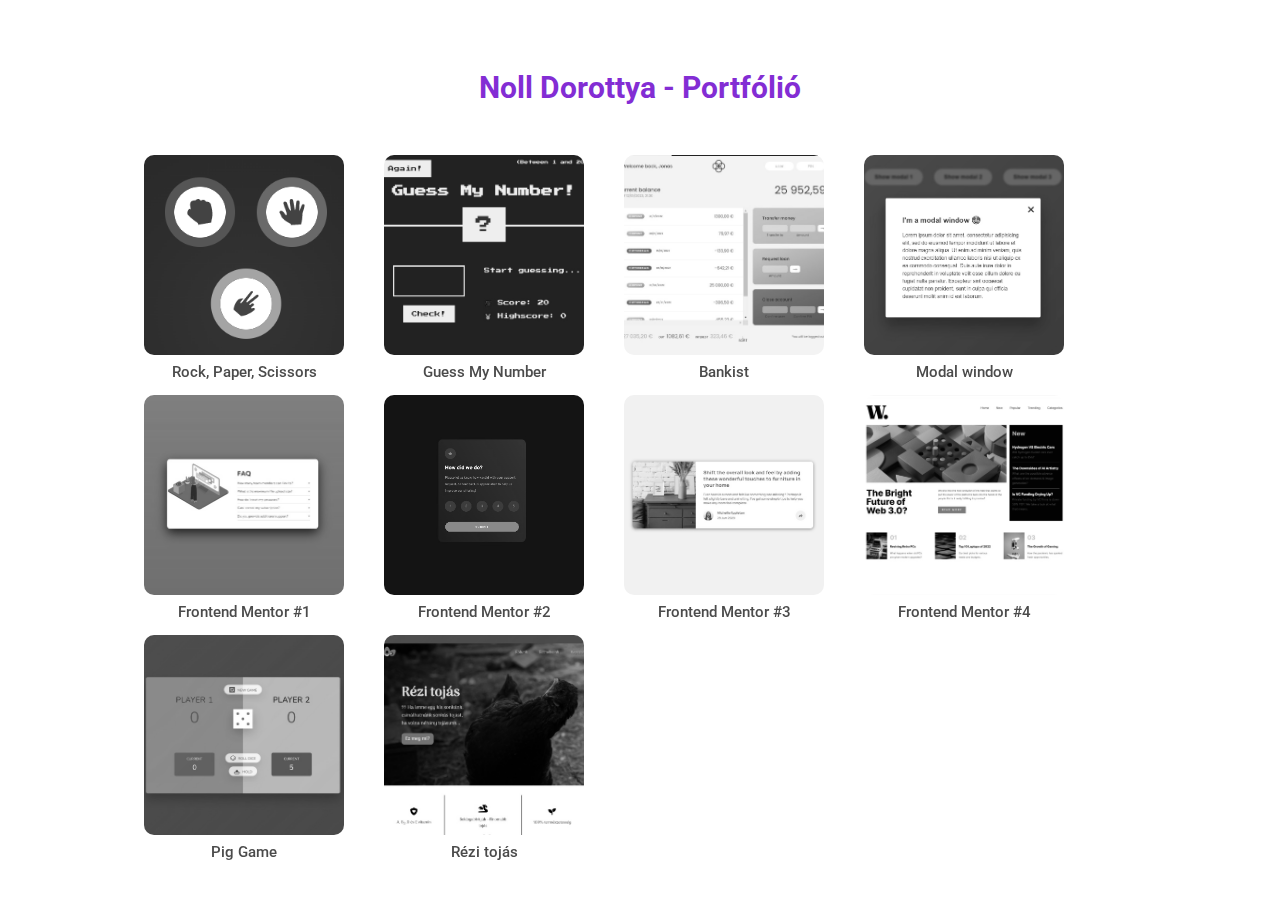
<file: index.html>
<!DOCTYPE html>
<html lang="en">

<head>
  <meta charset="UTF-8">
  <meta http-equiv="X-UA-Compatible" content="IE=edge">
  <meta name="viewport" content="width=device-width, initial-scale=1.0">
  <title>Noll Dorottya Portfolio</title>
  <link rel="stylesheet" href="style.css">
</head>

<body>
  <header>
    <h1>Noll Dorottya - Portfólió</h1>
  </header>
  <main>
    <div>
      <a target="_blank" href="Rock-Paper-Scissors/index.html">
        <div class="rock_paper_scissors">
        </div>
        <p>Rock, Paper, Scissors</p>
      </a>
    </div>
    <div>
      <a target="_blank" href="Guess My Number/index.html">
        <div class="guess">
        </div>
        <p>Guess My Number</p>
      </a>

    </div>
    <div>
      <a target="_blank" href="Bankist/index.html">
        <div class="bankist">
        </div>
        <p>Bankist</p>
      </a>

    </div>
    <div>
      <a target="_blank" href="Modal window/index.html">
        <div class="modal">
        </div>
        <p>Modal window</p>
      </a>

    </div>
    <div>
      <a target="_blank" href="FrontendMentor1/index.html">
        <div class="frontendmentor1">
        </div>
        <p>Frontend Mentor #1</p>
      </a>

    </div>
    <div>
      <a target="_blank" href="FrontendMentor2/index.html">
        <div class="frontendmentor2">
        </div>
        <p>Frontend Mentor #2</p>
      </a>

    </div>
    <div>
      <a target="_blank" href="FrontendMentor3/index.html">
        <div class="frontendmentor3">
        </div>
        <p>Frontend Mentor #3</p>
      </a>

    </div>
    <div>
      <a target="_blank" href="FrontendMentor4/index.html">
        <div class="frontendmentor4">
        </div>
        <p>Frontend Mentor #4</p>
      </a>

    </div>
    <div>
      <a target="_blank" href="Pig Game/index.html">
        <div class="pig">
        </div>
        <p>Pig Game</p>
      </a>

    </div>
    <div>
      <a target="_blank" href="Rézi tojás/index.html">
        <div class="rezi">
        </div>
        <p>Rézi tojás</p>
      </a>

    </div>

  </main>
</body>

</html>
</file>
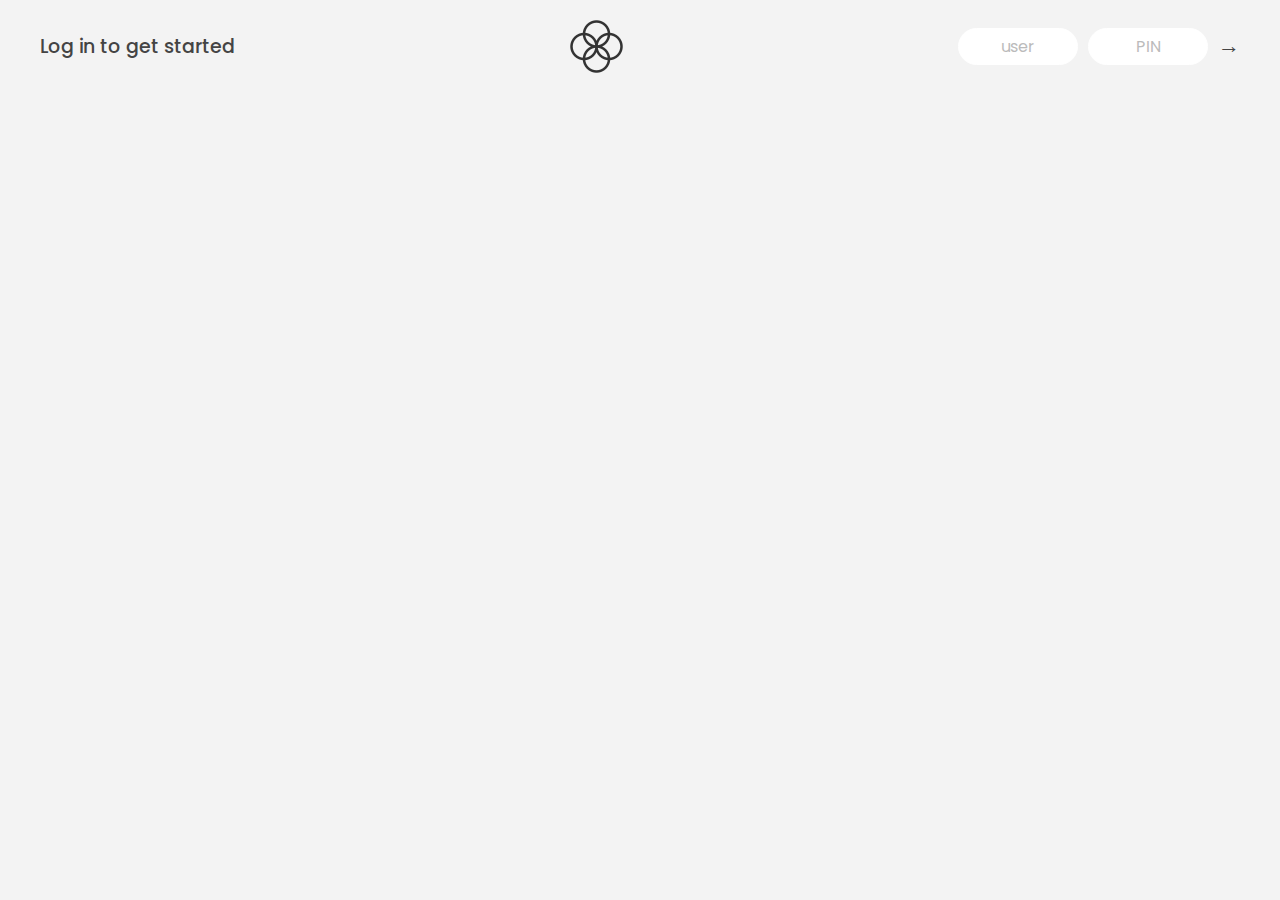
<file: Bankist/index.html>
<!DOCTYPE html>
<html lang="en">
  <head>
    <meta charset="UTF-8" />
    <meta name="viewport" content="width=device-width, initial-scale=1.0" />
    <meta http-equiv="X-UA-Compatible" content="ie=edge" />
    <link rel="shortcut icon" type="image/png" href="/icon.png" />

    <link
      href="https://fonts.googleapis.com/css?family=Poppins:400,500,600&display=swap"
      rel="stylesheet"
    />

    <link rel="stylesheet" href="style.css" />
    <title>Bankist</title>
  </head>
  <body>
    <!-- TOP NAVIGATION -->
    <nav>
      <p class="welcome">Log in to get started</p>
      <img src="logo.png" alt="Logo" class="logo" />
      <form class="login">
        <input
          type="text"
          placeholder="user"
          class="login__input login__input--user"
        />
        <!-- In practice, use type="password" -->
        <input
          type="text"
          placeholder="PIN"
          maxlength="4"
          class="login__input login__input--pin"
        />
        <button class="login__btn">&rarr;</button>
      </form>
    </nav>

    <main class="app">
      <!-- BALANCE -->
      <div class="balance">
        <div>
          <p class="balance__label">Current balance</p>
          <p class="balance__date">
            As of <span class="date">05/03/2037</span>
          </p>
        </div>
        <p class="balance__value">0000€</p>
      </div>

      <!-- MOVEMENTS -->
      <div class="movements">
        <div class="movements__row">
          <div class="movements__type movements__type--deposit">2 deposit</div>
          <div class="movements__date">3 days ago</div>
          <div class="movements__value">4 000€</div>
        </div>
        <div class="movements__row">
          <div class="movements__type movements__type--withdrawal">
            1 withdrawal
          </div>
          <div class="movements__date">24/01/2037</div>
          <div class="movements__value">-378€</div>
        </div>
      </div>

      <!-- SUMMARY -->
      <div class="summary">
        <p class="summary__label">In</p>
        <p class="summary__value summary__value--in">0000€</p>
        <p class="summary__label">Out</p>
        <p class="summary__value summary__value--out">0000€</p>
        <p class="summary__label">Interest</p>
        <p class="summary__value summary__value--interest">0000€</p>
        <button class="btn--sort">&downarrow; SORT</button>
      </div>

      <!-- OPERATION: TRANSFERS -->
      <div class="operation operation--transfer">
        <h2>Transfer money</h2>
        <form class="form form--transfer">
          <input type="text" class="form__input form__input--to" />
          <input type="number" class="form__input form__input--amount" />
          <button class="form__btn form__btn--transfer">&rarr;</button>
          <label class="form__label">Transfer to</label>
          <label class="form__label">Amount</label>
        </form>
      </div>

      <!-- OPERATION: LOAN -->
      <div class="operation operation--loan">
        <h2>Request loan</h2>
        <form class="form form--loan">
          <input type="number" class="form__input form__input--loan-amount" />
          <button class="form__btn form__btn--loan">&rarr;</button>
          <label class="form__label form__label--loan">Amount</label>
        </form>
      </div>

      <!-- OPERATION: CLOSE -->
      <div class="operation operation--close">
        <h2>Close account</h2>
        <form class="form form--close">
          <input type="text" class="form__input form__input--user" />
          <input
            type="password"
            maxlength="6"
            class="form__input form__input--pin"
          />
          <button class="form__btn form__btn--close">&rarr;</button>
          <label class="form__label">Confirm user</label>
          <label class="form__label">Confirm PIN</label>
        </form>
      </div>

      <!-- LOGOUT TIMER -->
      <p class="logout-timer">
        You will be logged out in <span class="timer">05:00</span>
      </p>
    </main>

    <!-- <footer>
      &copy; by Jonas Schmedtmann. Don't claim as your own :)
    </footer> -->

    <script src="script.js"></script>
  </body>
</html>
</file>
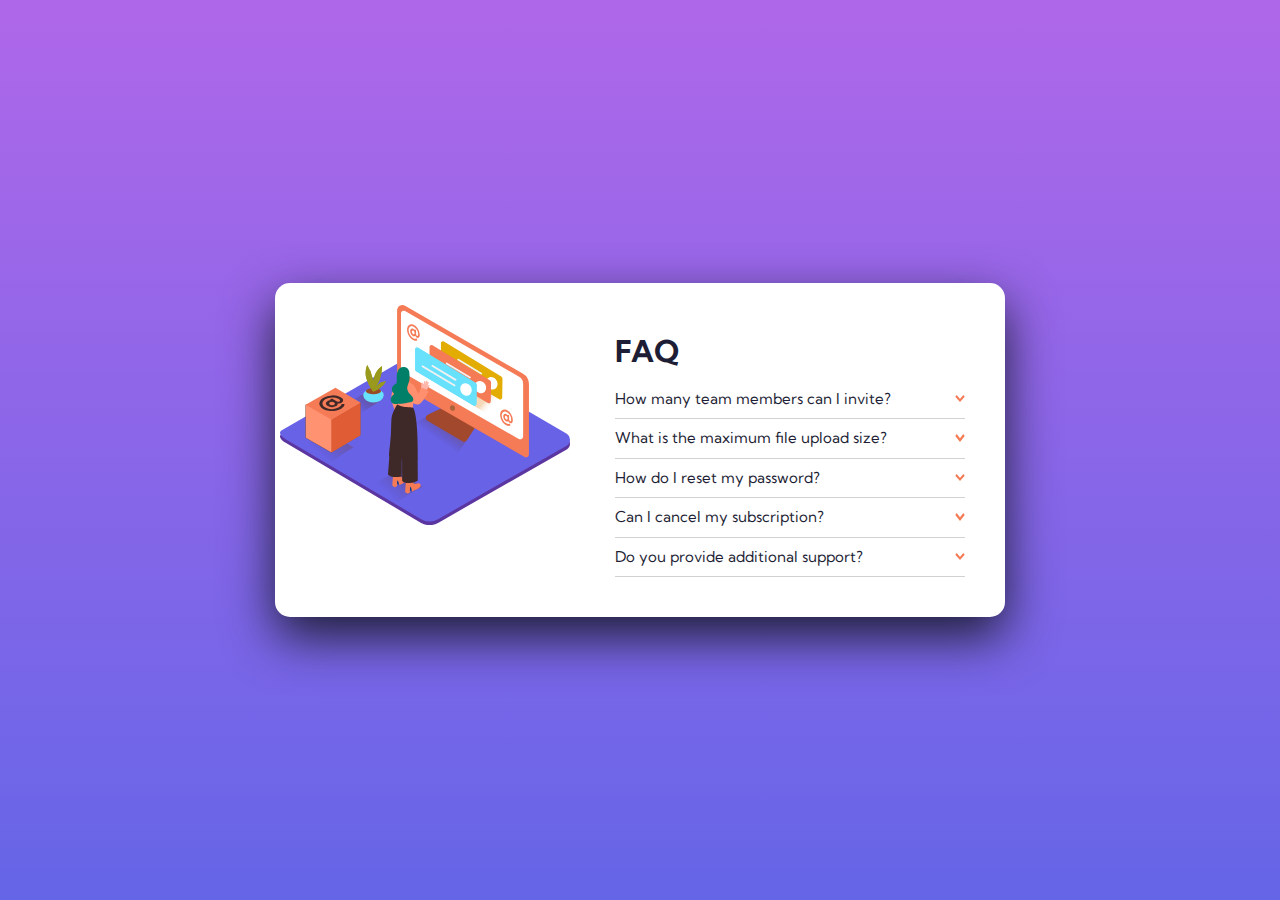
<file: FrontendMentor1/index.html>
<!DOCTYPE html>
<html lang="en">

<head>
  <meta charset="UTF-8">
  <meta name="viewport" content="width=device-width, initial-scale=1.0">

  <link rel="icon" type="image/png" sizes="32x32" href="./images/favicon-32x32.png">
  <link rel="stylesheet" href="style.css">
  <title>Frontend Mentor | FAQ Accordion Card</title>


</head>

<body>
  <div class="full">
    <div class="background">
      <section class="left">
        <img src="images/illustration-woman-online-mobile.svg" alt="">

      </section>
      <section class="right">
        <h1>FAQ</h1>
        <div class="question">
          <div class="question_row">
            <h2 class="question__text">How many team members can I invite?
            </h2>
            <img src="images/icon-arrow-down.svg" alt="" class="arrow">
          </div>
          <p class="answer">You can invite up to 2 additional users on the Free plan. There is no limit on
            team members for the Premium plan.</p>
        </div>

        <div class="question">
          <div class="question_row">
            <h2 class="question__text"> What is the maximum file upload size?
            </h2>
            <img src="images/icon-arrow-down.svg" alt="" class="arrow">
          </div>

          <p class="answer">No more than 2GB. All files in your account must fit your allotted storage space.</p>
        </div>

        <div class="question">
          <div class="question_row">
            <h2 class="question__text">How do I reset my password?</h2>
            <img src="images/icon-arrow-down.svg" alt="" class="arrow">
          </div>

          <p class="answer">Click “Forgot password” from the login page or “Change password” from your profile
            page.
            A reset link will be emailed to you.</p>
        </div>

        <div class="question">
          <div class="question_row">
            <h2 class="question__text">Can I cancel my subscription?</h2>
            <img src="images/icon-arrow-down.svg" alt="" class="arrow">
          </div>

          <p class="answer">Yes! Send us a message and we’ll process your request no questions asked.</p>
        </div>

        <div class="question">
          <div class="question_row">
            <h2 class="question__text">Do you provide additional support?</h2>
            <img src="images/icon-arrow-down.svg" alt="" class="arrow">
          </div>

          <p class="answer">Chat and email support is available 24/7. Phone lines are open during normal business
            hours.</p>
        </div>
      </section>
    </div>
  </div>
  <script src="script.js"></script>
</body>

</html>
</file>
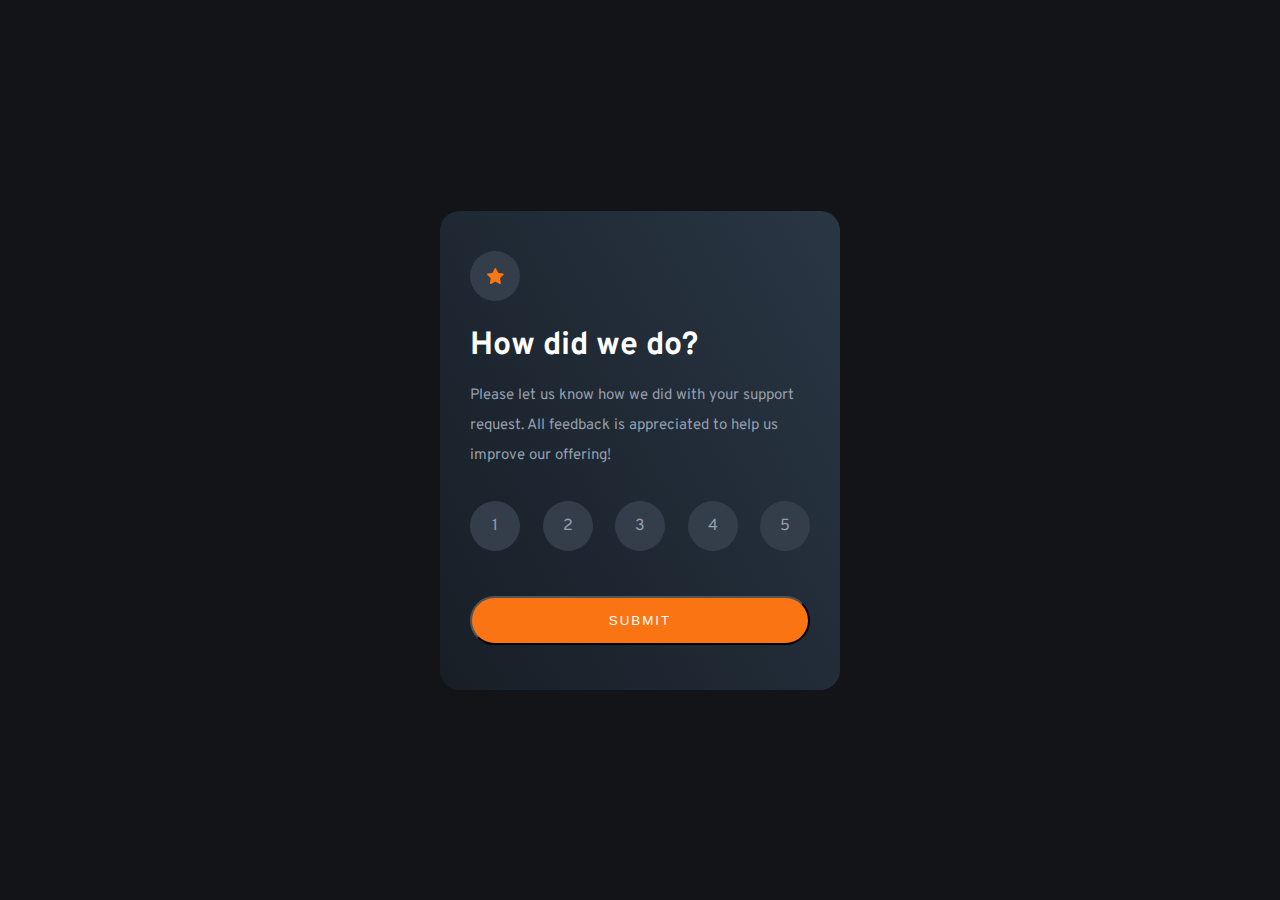
<file: FrontendMentor2/index.html>
<!DOCTYPE html>
<html lang="en">

<head>
  <meta charset="UTF-8">
  <meta name="viewport" content="width=device-width, initial-scale=1.0">

  <link rel="icon" type="image/png" sizes="32x32" href="images/favicon-32x32.png">

  <title>Frontend Mentor | Interactive rating component</title>

  <link rel="stylesheet" href="style.css">
</head>

<body>
  <section class="first">
    <div class="star"><img src="images/icon-star.svg" alt=""></div>
    <h1 class="question"> How did we do?</h1>

    <p class="answer"> Please let us know how we did with your support request. All feedback is appreciated
      to help us improve our offering!</p>

    <div class="numbers">
      <div class="num">1</div>
      <div class="num">2</div>
      <div class="num">3</div>
      <div class="num">4</div>
      <div class="num">5</div>
    </div>
    <button class="button" type="submit">Submit</button>
  </section>

  <section class="second">
    <img src="images/illustration-thank-you.svg" alt="">
    <div class="selected">
    </div>

    <h1 class="thanks"> Thank you!</h1>

    <p class="thanks__answer"> We appreciate you taking the time to give a rating. If you ever need more support,
      don’t hesitate to get in touch!</p>

  </section>

  <script src="script.js"></script>
</body>

</html>
</file>
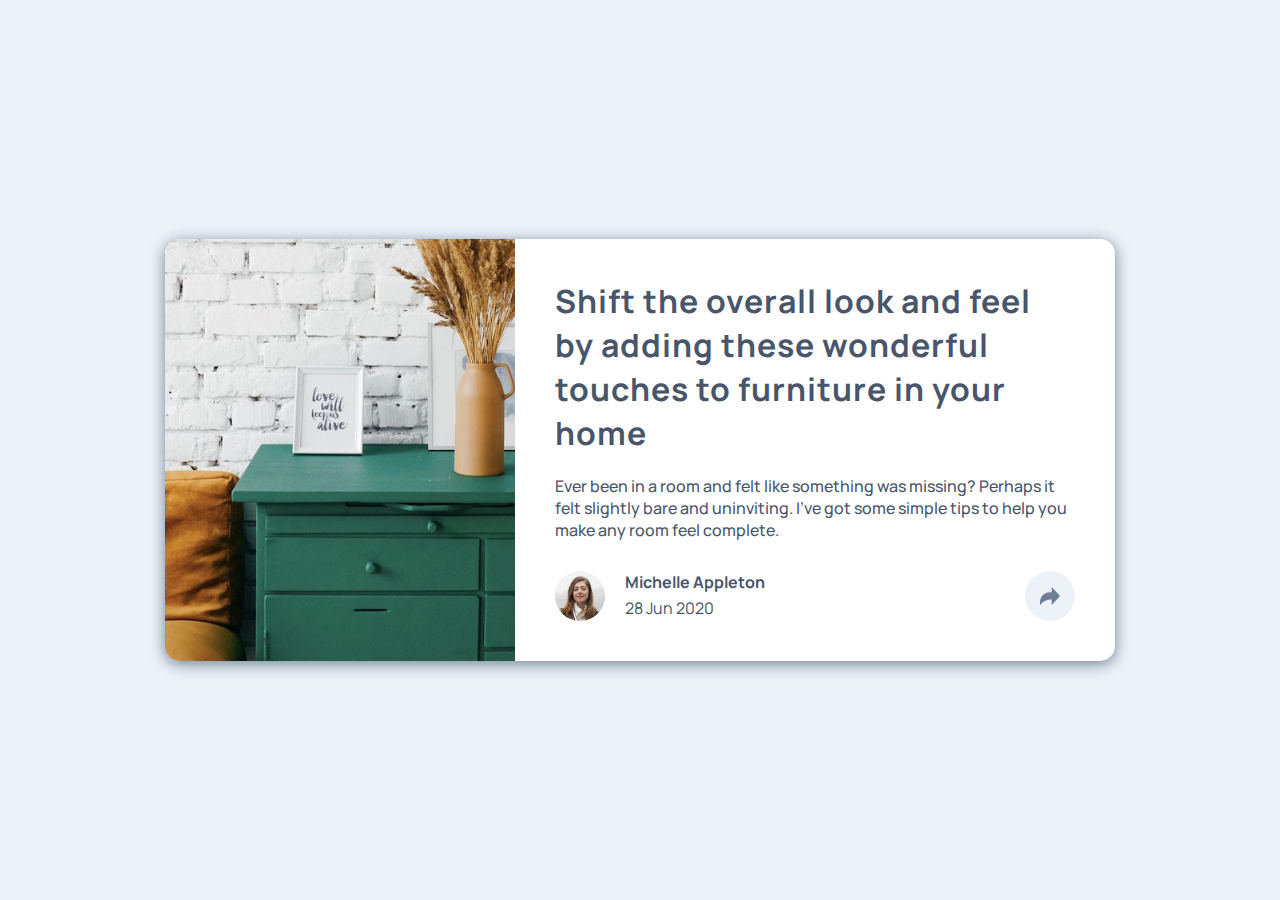
<file: FrontendMentor3/index.html>
<!DOCTYPE html>
<html lang="en">

<head>
  <meta charset="UTF-8">
  <meta name="viewport" content="width=device-width, initial-scale=1.0">
  <!-- displays site properly based on user's device -->

  <link rel="icon" type="image/png" sizes="32x32" href="./images/favicon-32x32.png">
  <link rel="stylesheet" href="style.css">
  <title>Frontend Mentor | Article preview component</title>

</head>

<body>
  <div class="card">
    <section class="left"></section>
    <section class="right">
      <h1 class="title_text"> Shift the overall look and feel by adding these wonderful
        touches to furniture in your home</h1>
      <p class="text"> Ever been in a room and felt like something was missing? Perhaps
        it felt slightly bare and uninviting. I’ve got some simple tips
        to help you make any room feel complete.</p>

      <div class="bottom">
        <div class="author">
          <div class="author_img"></div>
          <div class="author_text">
            <div class="author_text_name"> Michelle Appleton</div>
            <div class="author_text_date"> 28 Jun 2020</div>
          </div>
        </div>
        <div class="share"><img src="images/icon-share.svg" alt="">
          <div class="share_window display_none">
            <div class="share_text">share</div>
            <img src="images/icon-facebook.svg" alt="">
            <img src="images/icon-twitter.svg" alt="">
            <img src="images/icon-pinterest.svg" alt="">

          </div>
          <div class="triangle display_none"></div>
        </div>
      </div>
    </section>
  </div>


  <script src="script.js"></script>






  <!-- <div class="attribution">
    Challenge by <a href="https://www.frontendmentor.io?ref=challenge" target="_blank">Frontend Mentor</a>.
    Coded by <a href="#">Your Name Here</a>.
  </div> -->
</body>

</html>
</file>
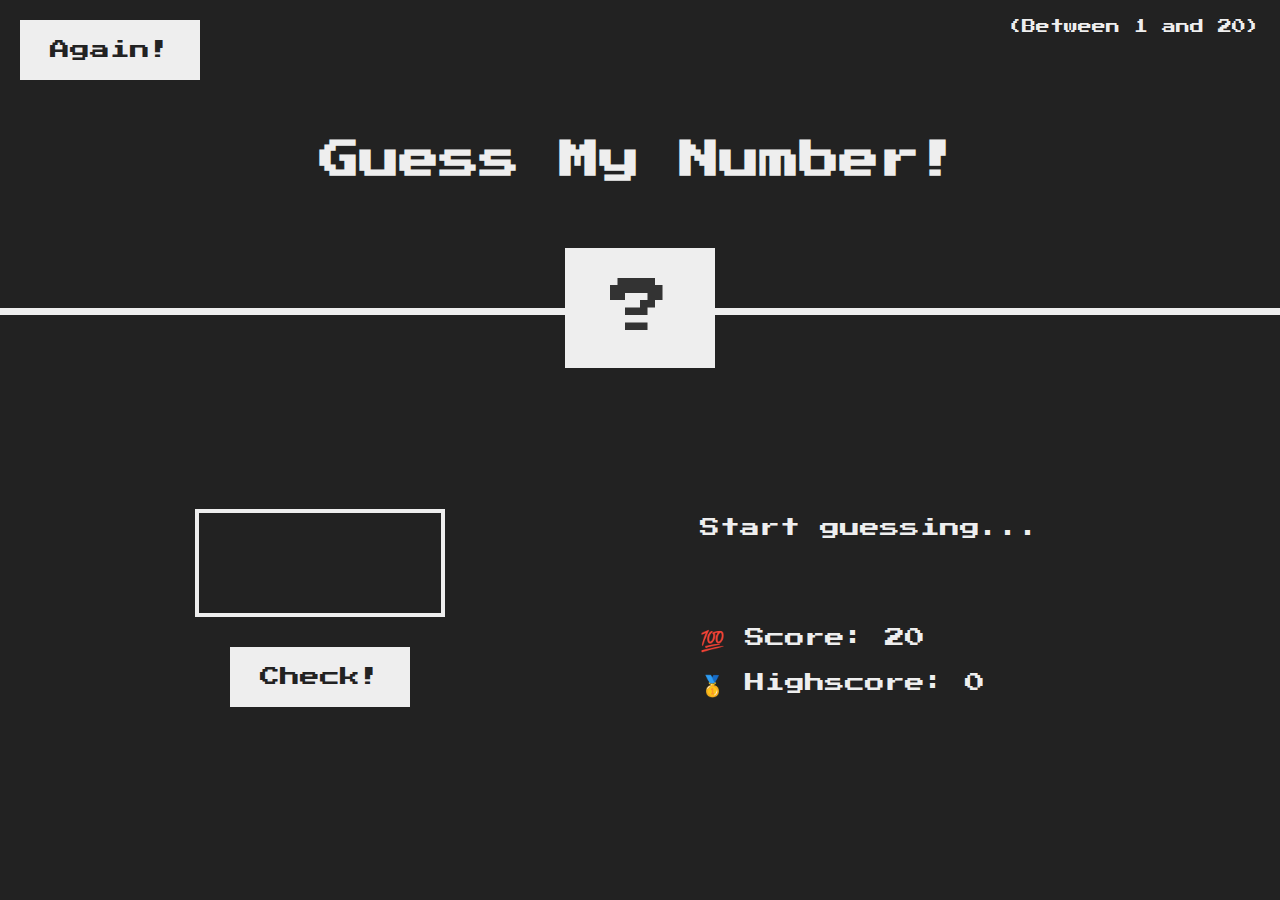
<file: Guess My Number/index.html>
<!DOCTYPE html>
<html lang="en">
  <head>
    <meta charset="UTF-8" />
    <meta name="viewport" content="width=device-width, initial-scale=1.0" />
    <meta http-equiv="X-UA-Compatible" content="ie=edge" />
    <link rel="stylesheet" href="style.css" />
    <title>Guess My Number!</title>
    <link rel="icon" href="#">
  </head>


  <body>
    <header>
      <h1>Guess My Number!</h1>
      <p class="between">(Between 1 and 20)</p>
      <button class="btn again">Again!</button>
      <div class="number">?</div>
    </header>

    <main>
      <section class="left">
        <input type="number" class="guess" />
        <button class="btn check">Check!</button>
      </section>
      <section class="right">
        <p class="message">Start guessing...</p>
        <p class="label-score">💯 Score: <span class="score">20</span></p>
        <p class="label-highscore">
          🥇 Highscore: <span class="highscore">0</span>
        </p>
      </section>
    </main>

    <script src="script.js"></script>
  </body>
</html>
</file>
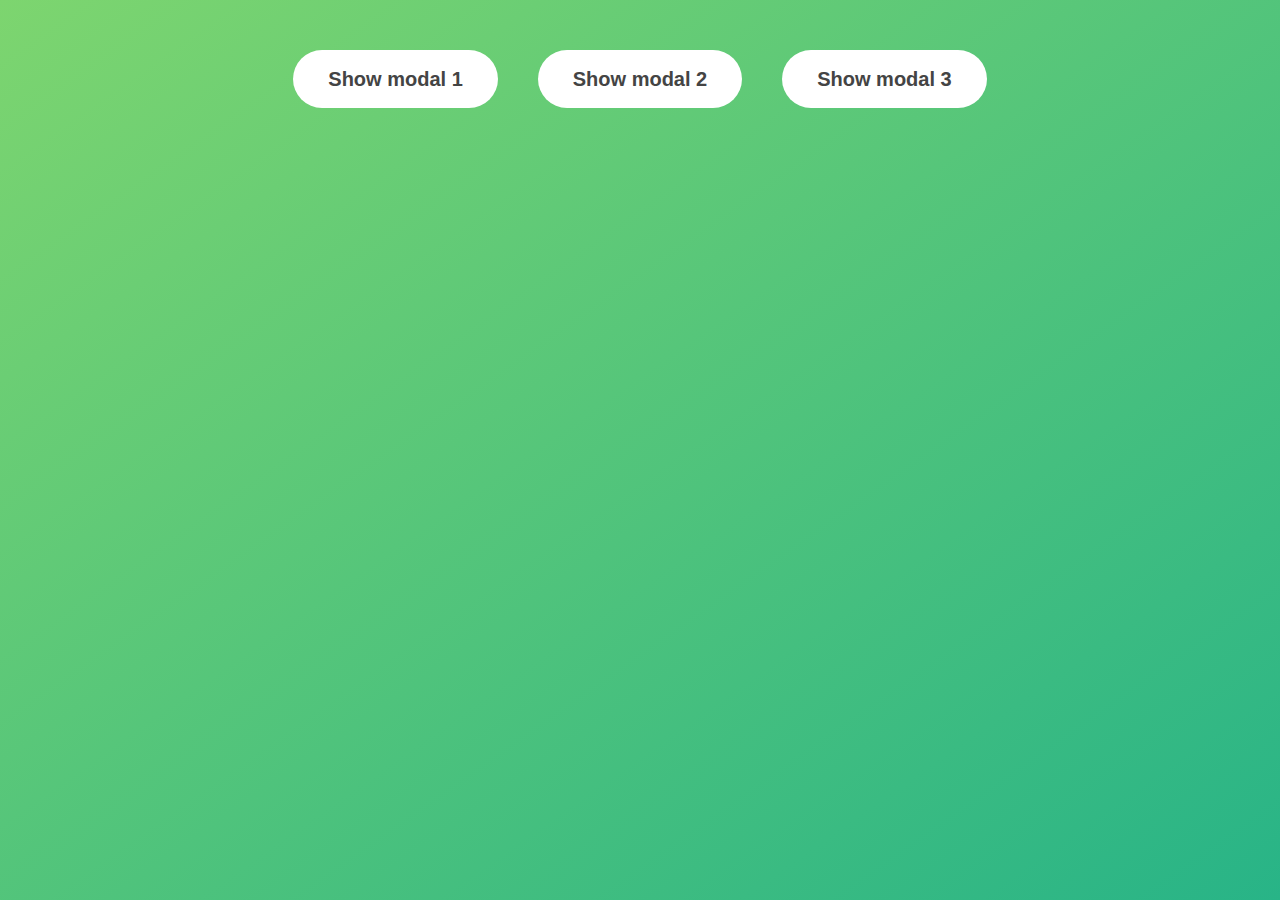
<file: Modal window/index.html>
<!DOCTYPE html>
<html lang="en">
  <head>
    <meta charset="UTF-8" />
    <meta name="viewport" content="width=device-width, initial-scale=1.0" />
    <meta http-equiv="X-UA-Compatible" content="ie=edge" />
    <link rel="stylesheet" href="style.css" />
    <link rel="icon" href="#">
    <title>Modal window</title>
  </head>
  <body>
    <button class="show-modal">Show modal 1</button>
    <button class="show-modal">Show modal 2</button>
    <button class="show-modal">Show modal 3</button>

    <div class="modal hidden">
      <button class="close-modal">&times;</button>
      <h1>I'm a modal window 😍</h1>
      <p>
        Lorem ipsum dolor sit amet, consectetur adipisicing elit, sed do eiusmod
        tempor incididunt ut labore et dolore magna aliqua. Ut enim ad minim
        veniam, quis nostrud exercitation ullamco laboris nisi ut aliquip ex ea
        commodo consequat. Duis aute irure dolor in reprehenderit in voluptate
        velit esse cillum dolore eu fugiat nulla pariatur. Excepteur sint
        occaecat cupidatat non proident, sunt in culpa qui officia deserunt
        mollit anim id est laborum.
      </p>
    </div>
    <div class="overlay hidden"></div>

    <script src="script.js"></script>
  </body>
</html>
</file>
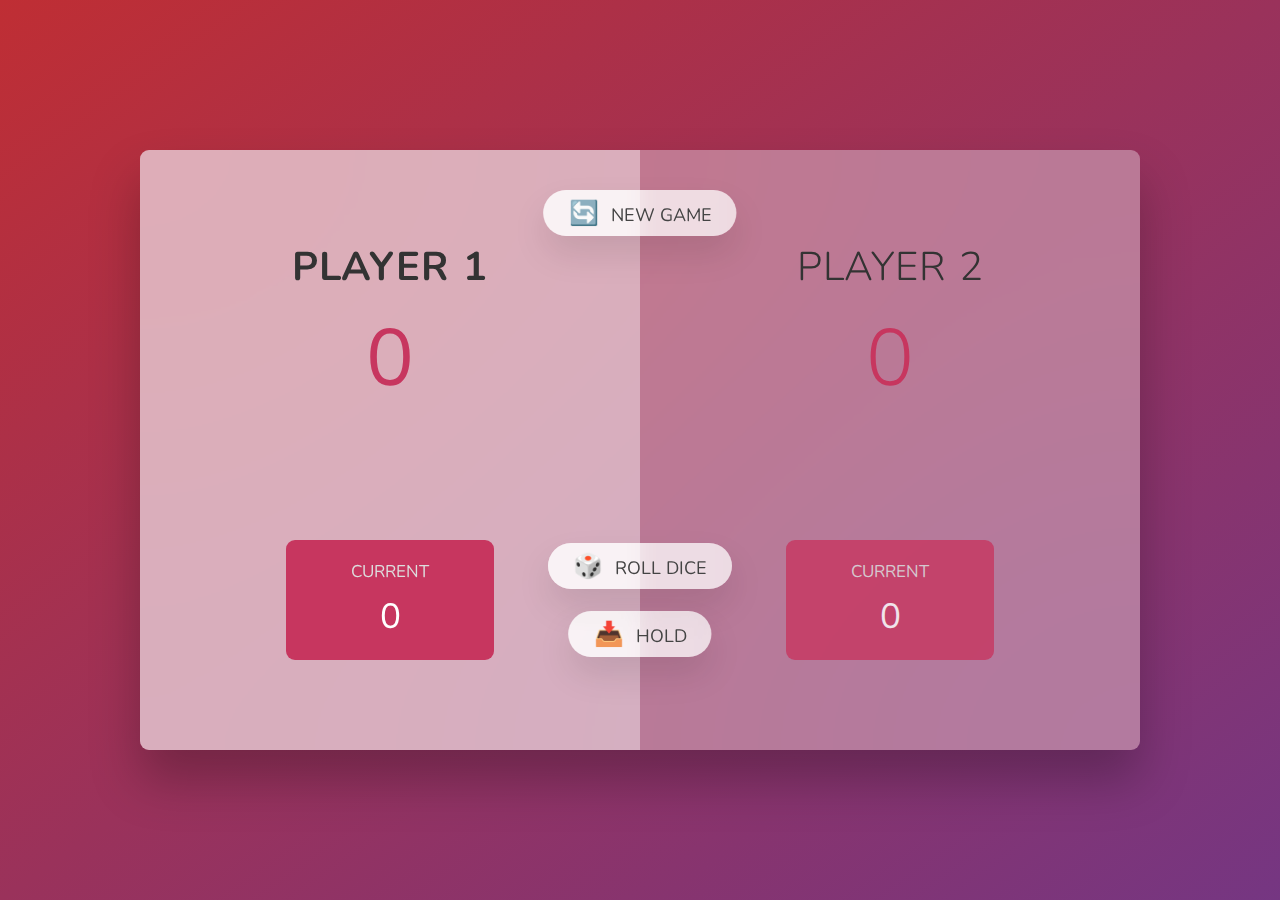
<file: Pig Game/index.html>
<!DOCTYPE html>
<html lang="en">

<head>
  <meta charset="UTF-8" />
  <meta name="viewport" content="width=device-width, initial-scale=1.0" />
  <meta http-equiv="X-UA-Compatible" content="ie=edge" />
  <link rel="stylesheet" href="style.css" />
  <link rel="icon" href="#">
  <title>Pig Game</title>
</head>

<body>
  <main>
    <section class="player player--0 player--active">
      <h2 class="name" id="name--0">Player 1</h2>
      <p class="score" id="score--0">43</p>
      <div class="current">
        <p class="current-label">Current</p>
        <p class="current-score" id="current--0">0</p>
      </div>
    </section>
    <section class="player player--1">
      <h2 class="name" id="name--1">Player 2</h2>
      <p class="score" id="score--1">24</p>
      <div class="current">
        <p class="current-label">Current</p>
        <p class="current-score" id="current--1">0</p>
      </div>
    </section>

    <img src="dice-5.png" alt="Playing dice" class="dice" />
    <button class="btn btn--new">🔄 New game</button>
    <button class="btn btn--roll">🎲 Roll dice</button>
    <button class="btn btn--hold">📥 Hold</button>
  </main>
  <script src="script.js"></script>
</body>

</html>
</file>
<file: style.css>
@import url("https://fonts.googleapis.com/css2?family=Roboto:wght@400;500&display=swap");

*,
*::after,
*::before {
  margin: 0;
  padding: 0;
  box-sizing: inherit;
}
html {
  font-size: 62.5%;
}
body {
  box-sizing: border-box;
  padding: 20px;
  font-family: "Roboto", sans-serif;
  font-weight: 500;
  font-size: 1.5rem;
}
img {
  max-width: 100%;
}
a {
  text-decoration: none;
  color: rgb(131, 45, 212);
}
header {
  width: 100%;
  text-align: center;
  padding: 50px;
  color: rgb(131, 45, 212);
}

main {
  margin: auto;
  width: 80%;
  display: flex;
  flex-wrap: wrap;
  gap: 40px;
}
main div {
  width: 200px;
  height: 200px;
  background-position: center;
  background-size: cover;
  border-radius: 10px;
  position: relative;
  transition: 0.2s;
  filter: grayscale();
}
main div:hover {
  filter: none;
}

main div p {
  padding-top: 8px;
  width: 100%;
  text-align: center;

  animation: text 1s ease-in-out;
}

.rock_paper_scissors {
  background-image: url(rock.png);
}
.guess {
  background-image: url(guess.jpg);
}
.bankist {
  background-image: url(bank.jpg);
}
.modal {
  background-image: url(modal.jpg);
}
.frontendmentor1 {
  background-image: url(fe1.jpg);
}
.frontendmentor2 {
  background-image: url(fe2.jpg);
}
.frontendmentor3 {
  background-image: url(fe3.jpg);
}
.frontendmentor4 {
  background-image: url(fe4.jpg);
}
.pig {
  background-image: url(pig.jpg);
}
.rezi {
  background-image: url(rezi.jpg);
}
</file>
<file: Bankist/style.css>
/*
 * Use this CSS to learn some intersting techniques,
 * in case you're wondering how I built the UI.
 * Have fun! 😁
 */

* {
  margin: 0;
  padding: 0;
  box-sizing: inherit;
}

html {
  font-size: 62.5%;
  box-sizing: border-box;
}

body {
  font-family: 'Poppins', sans-serif;
  color: #444;
  background-color: #f3f3f3;
  height: 100vh;
  padding: 2rem;
}

nav {
  display: flex;
  justify-content: space-between;
  align-items: center;
  padding: 0 2rem;
}

.welcome {
  font-size: 1.9rem;
  font-weight: 500;
}

.logo {
  height: 5.25rem;
}

.login {
  display: flex;
}

.login__input {
  border: none;
  padding: 0.5rem 2rem;
  font-size: 1.6rem;
  font-family: inherit;
  text-align: center;
  width: 12rem;
  border-radius: 10rem;
  margin-right: 1rem;
  color: inherit;
  border: 1px solid #fff;
  transition: all 0.3s;
}

.login__input:focus {
  outline: none;
  border: 1px solid #ccc;
}

.login__input::placeholder {
  color: #bbb;
}

.login__btn {
  border: none;
  background: none;
  font-size: 2.2rem;
  color: inherit;
  cursor: pointer;
  transition: all 0.3s;
}

.login__btn:hover,
.login__btn:focus,
.btn--sort:hover,
.btn--sort:focus {
  outline: none;
  color: #777;
}

/* MAIN */
.app {
  position: relative;
  max-width: 100rem;
  margin: 4rem auto;
  display: grid;
  grid-template-columns: 4fr 3fr;
  grid-template-rows: auto repeat(3, 15rem) auto;
  gap: 2rem;

  /* NOTE This creates the fade in/out anumation */
  opacity: 0;
  transition: all 1s;
}

.balance {
  grid-column: 1 / span 2;
  display: flex;
  align-items: flex-end;
  justify-content: space-between;
  margin-bottom: 2rem;
}

.balance__label {
  font-size: 2.2rem;
  font-weight: 500;
  margin-bottom: -0.2rem;
}

.balance__date {
  font-size: 1.4rem;
  color: #888;
}

.balance__value {
  font-size: 4.5rem;
  font-weight: 400;
}

/* MOVEMENTS */
.movements {
  grid-row: 2 / span 3;
  background-color: #fff;
  border-radius: 1rem;
  overflow: scroll;
}

.movements__row {
  padding: 2.25rem 4rem;
  display: flex;
  align-items: center;
  border-bottom: 1px solid #eee;
}

.movements__type {
  font-size: 1.1rem;
  text-transform: uppercase;
  font-weight: 500;
  color: #fff;
  padding: 0.1rem 1rem;
  border-radius: 10rem;
  margin-right: 2rem;
}

.movements__date {
  font-size: 1.1rem;
  text-transform: uppercase;
  font-weight: 500;
  color: #666;
}

.movements__type--deposit {
  background-image: linear-gradient(to top left, #39b385, #9be15d);
}

.movements__type--withdrawal {
  background-image: linear-gradient(to top left, #e52a5a, #ff585f);
}

.movements__value {
  font-size: 1.7rem;
  margin-left: auto;
}

/* SUMMARY */
.summary {
  grid-row: 5 / 6;
  display: flex;
  align-items: baseline;
  padding: 0 0.3rem;
  margin-top: 1rem;
}

.summary__label {
  font-size: 1.2rem;
  font-weight: 500;
  text-transform: uppercase;
  margin-right: 0.8rem;
}

.summary__value {
  font-size: 2.2rem;
  margin-right: 2.5rem;
}

.summary__value--in,
.summary__value--interest {
  color: #66c873;
}

.summary__value--out {
  color: #f5465d;
}

.btn--sort {
  margin-left: auto;
  border: none;
  background: none;
  font-size: 1.3rem;
  font-weight: 500;
  cursor: pointer;
}

/* OPERATIONS */
.operation {
  border-radius: 1rem;
  padding: 3rem 4rem;
  color: #333;
}

.operation--transfer {
  background-image: linear-gradient(to top left, #ffb003, #ffcb03);
}

.operation--loan {
  background-image: linear-gradient(to top left, #39b385, #9be15d);
}

.operation--close {
  background-image: linear-gradient(to top left, #e52a5a, #ff585f);
}

h2 {
  margin-bottom: 1.5rem;
  font-size: 1.7rem;
  font-weight: 600;
  color: #333;
}

.form {
  display: grid;
  grid-template-columns: 2.5fr 2.5fr 1fr;
  grid-template-rows: auto auto;
  gap: 0.4rem 1rem;
}

/* Exceptions for interst */
.form.form--loan {
  grid-template-columns: 2.5fr 1fr 2.5fr;
}
.form__label--loan {
  grid-row: 2;
}
/* End exceptions */

.form__input {
  width: 100%;
  border: none;
  background-color: rgba(255, 255, 255, 0.4);
  font-family: inherit;
  font-size: 1.5rem;
  text-align: center;
  color: #333;
  padding: 0.3rem 1rem;
  border-radius: 0.7rem;
  transition: all 0.3s;
}

.form__input:focus {
  outline: none;
  background-color: rgba(255, 255, 255, 0.6);
}

.form__label {
  font-size: 1.3rem;
  text-align: center;
}

.form__btn {
  border: none;
  border-radius: 0.7rem;
  font-size: 1.8rem;
  background-color: #fff;
  cursor: pointer;
  transition: all 0.3s;
}

.form__btn:focus {
  outline: none;
  background-color: rgba(255, 255, 255, 0.8);
}

.logout-timer {
  padding: 0 0.3rem;
  margin-top: 1.9rem;
  text-align: right;
  font-size: 1.25rem;
}

.timer {
  font-weight: 600;
}
</file>
<file: FrontendMentor1/style.css>
@import url("https://fonts.googleapis.com/css2?family=Kumbh+Sans:wght@400;700&display=swap");

:root {
  --softviolet: hsl(273, 75%, 66%);
  --softblue: hsl(240, 73%, 65%);
}
img {
  max-width: 100%;
}
* {
  margin: 0;
  padding: 0;
  box-sizing: inherit;
  font-weight: 400;
}

html {
  font-size: 62.5%;
  box-sizing: border-box;
}

body {
  font-family: "Kumbh Sans", sans-serif;
  font-weight: 300;
  color: hsl(238, 29%, 16%);
  line-height: 1.9;
  height: 100vh;
  display: flex;
  justify-content: center;
  background: linear-gradient(
    180deg,
    rgba(175, 103, 233, 1) 0%,
    rgba(101, 101, 231, 1) 100%
  );
}
section:not(.left) {
  padding: 40px;
}
.left {
  position: relative;
  width: 300px;
  height: 300px;
  padding: 5px;
}
.first {
  width: 400px;
  height: 300px;
  position: absolute;
  top: 50%;
  left: 35%;
  transform: translate(-50%, -50%);
}
h1 {
  font-size: 3rem;
  font-weight: 700;
}

h2 {
  display: flex;
  align-items: center;
  justify-content: space-between;
  padding: 5px 0;
}
h2:hover {
  color: hsl(14, 88%, 65%);
}

.full {
  display: flex;
  justify-content: center;
  align-items: center;
}
.background {
  display: flex;
  justify-content: center;
  align-items: center;
  background-color: white;
  border-radius: 15px;
  box-shadow: 0px 20px 50px;
}
@media (max-width: 800px) {
  .background {
    flex-direction: column;
    text-align: center;
    position: relative;
    height: 700px;
  }
  .left {
    position: absolute;
    left: 50%;
    top: -50%;
    transform: translate(-50%, 70%);
  }
  .first {
    position: absolute;
    width: 100%;
    top: 0;
    left: 0;
  }
  .right h1,
  .right div {
    padding-bottom: 15px;
  }
  .answer,
  .question__text {
    text-align: left;
    font-size: 1.7rem;
  }
}
.answer {
  display: none;
  width: 270px;
  padding-bottom: 10px;
}
.rotate {
  transform: rotate(180deg);
}
.arrow {
  padding: 15px 0;
}
.display {
  display: block;
}

.question {
  border-bottom: 1px solid rgb(209, 209, 209);
}
.font_weight {
  font-weight: 700;
}
.question_row {
  display: flex;
  justify-content: space-between;
  width: 350px;
  cursor: pointer;
}
</file>
<file: FrontendMentor2/style.css>
@import url("https://fonts.googleapis.com/css2?family=Overpass:wght@400;700&display=swap");

* {
  margin: 0;
  padding: 0;
  box-sizing: border-box;
}

.second {
  display: none;
}
body {
  display: flex;
  justify-content: center;
  align-items: center;
  height: 100vh;
  font-family: "Overpass", sans-serif;
  background-color: hsl(216, 12%, 8%);
  color: hsl(217, 12%, 63%);
}
.first,
.second {
  margin: 5%;
  width: 400px;
  padding: 30px;
  border-radius: 20px;
  background: linear-gradient(
    240deg,
    rgba(41, 54, 68, 1) 0%,
    rgba(23, 30, 38, 1) 100%
  );
}
.first *,
.second * {
  margin: 15px 0;
}
.star {
  margin: 10px 0 25px 0;
  background-color: hsl(214, 18%, 25%);
  width: 50px;
  height: 50px;
  display: flex;
  align-items: center;
  justify-content: center;
  border-radius: 50%;
}
.answer,
.thanks__answer {
  line-height: 2;
  font-size: 15px;
}

.numbers {
  display: flex;
  justify-content: space-between;
}
.num {
  background-color: hsl(214, 18%, 25%);
  width: 50px;
  height: 50px;
  display: flex;
  align-items: center;
  justify-content: center;
  border-radius: 50%;
  cursor: pointer;
}
.num_color {
  background-color: hsl(217, 12%, 63%);
  color: hsl(0, 0%, 100%);
}

.num:hover {
  background-color: hsl(25, 97%, 53%);
}

.question,
.thanks {
  color: hsl(0, 0%, 100%);
}

.button {
  width: 100%;
  padding: 15px 0;
  text-transform: uppercase;
  background-color: hsl(25, 97%, 53%);
  color: hsl(0, 0%, 100%);
  letter-spacing: 2px;
  border-radius: 30px;
  cursor: pointer;
}
.display_none {
  display: none;
}
.display_block {
  display: block;
}

.second {
  text-align: center;
}
.selected {
  display: inline-block;
  color: hsl(25, 97%, 53%);
  background-color: hsl(214, 18%, 25%);
  padding: 10px 15px;
  border-radius: 20px;
}
</file>
<file: FrontendMentor3/style.css>
@import url("https://fonts.googleapis.com/css2?family=Manrope:wght@500;700&display=swap");

* {
  margin: 0;
  padding: 0;
  box-sizing: border-box;
}
img {
  max-width: 100%;
}
body {
  color: hsl(217, 19%, 35%);
  display: flex;
  justify-content: center;
  align-items: center;
  height: 100vh;
  width: 100%;
  font-family: "Manrope", sans-serif;
  background-color: hsl(210, 46%, 95%);
}
.card {
  display: flex;
  justify-content: center;
  background-color: white;
  border-radius: 15px;
  box-shadow: 0 3px 15px hsl(214, 17%, 51%);
  max-width: 80%;
}

.left {
  background-image: url(images/drawers.jpg);
  background-size: cover;
  width: 350px;
  border-radius: 15px 0 0 15px;

  /* height: 300px; */
}
.right {
  padding: 40px;
  max-width: 600px;
}

.title_text {
  padding-bottom: 10px;
  font-weight: 700;
  letter-spacing: 1px;
}
.text {
  padding: 10px 0;
  font-weight: 500;
}

.bottom {
  padding-top: 20px;
  display: flex;
  justify-content: space-between;
}
.author {
  display: flex;
}
.author_text_name {
  font-weight: 700;
  padding-bottom: 4px;
}
.author_img {
  margin-right: 20px;
  background-image: url(images/avatar-michelle.jpg);
  background-position: center;
  background-size: cover;
  width: 50px;
  height: 50px;
  border-radius: 50%;
}
.share {
  background-color: hsl(210, 46%, 95%);
  width: 50px;
  height: 50px;
  border-radius: 50%;
  display: flex;
  align-items: center;
  justify-content: center;
  cursor: pointer;
  position: relative;
}
.share img {
  width: 20px;
}
.share_window {
  background-color: hsl(217, 19%, 35%);
  color: white;
  position: absolute;
  bottom: 75px;
  display: flex;
  justify-content: space-around;
  padding: 20px;
  width: 270px;
  border-radius: 20px;
}

.triangle {
  clip-path: polygon(50% 100%, 0 0, 100% 0);
  background-color: hsl(217, 19%, 35%);
  width: 35px;
  height: 25px;
  position: absolute;
  bottom: 60px;
}

.display_none {
  display: none;
}
.share_text {
  letter-spacing: 4px;
  text-transform: uppercase;
}

@media (max-width: 800px) {
  .card {
    display: flex;
    flex-direction: column;
    width: 80%;
  }
  .left {
    width: 100%;
    height: 400px;
    border-radius: 15px 15px 0 0;
  }

  .title_text,
  .text {
    width: 100%;
    padding: 10px 30px;
  }
  .title_text {
    padding-top: 35px;
  }
  .right {
    padding: 0;
  }
  .bottom {
    width: 100%;
    padding: 30px;
  }
}
</file>
<file: Guess My Number/style.css>
@import url('https://fonts.googleapis.com/css?family=Press+Start+2P&display=swap');

* {
  margin: 0;
  padding: 0;
  box-sizing: inherit;
}

html {
  font-size: 62.5%;
  box-sizing: border-box;
}

body {
  font-family: 'Press Start 2P', sans-serif;
  color: #eee;
  background-color: #222;
  /* background-color: #60b347; */
}

/* LAYOUT */
header {
  position: relative;
  height: 35vh;
  border-bottom: 7px solid #eee;
}

main {
  height: 65vh;
  color: #eee;
  display: flex;
  align-items: center;
  justify-content: space-around;
}

.left {
  width: 52rem;
  display: flex;
  flex-direction: column;
  align-items: center;
}

.right {
  width: 52rem;
  font-size: 2rem;
}

/* ELEMENTS STYLE */
h1 {
  font-size: 4rem;
  text-align: center;
  position: absolute;
  width: 100%;
  top: 52%;
  left: 50%;
  transform: translate(-50%, -50%);
}

.number {
  background: #eee;
  color: #333;
  font-size: 6rem;
  width: 15rem;
  padding: 3rem 0rem;
  text-align: center;
  position: absolute;
  bottom: 0;
  left: 50%;
  transform: translate(-50%, 50%);
}

.between {
  font-size: 1.4rem;
  position: absolute;
  top: 2rem;
  right: 2rem;
}

.again {
  position: absolute;
  top: 2rem;
  left: 2rem;
}

.guess {
  background: none;
  border: 4px solid #eee;
  font-family: inherit;
  color: inherit;
  font-size: 5rem;
  padding: 2.5rem;
  width: 25rem;
  text-align: center;
  display: block;
  margin-bottom: 3rem;
}

.btn {
  border: none;
  background-color: #eee;
  color: #222;
  font-size: 2rem;
  font-family: inherit;
  padding: 2rem 3rem;
  cursor: pointer;
}

.btn:hover {
  background-color: #ccc;
}

.message {
  margin-bottom: 8rem;
  height: 3rem;
}

.label-score {
  margin-bottom: 2rem;
}
</file>
<file: Modal window/style.css>
* {
  margin: 0;
  padding: 0;
  box-sizing: inherit;
}

html {
  font-size: 62.5%;
  box-sizing: border-box;
}

body {
  font-family: sans-serif;
  color: #333;
  line-height: 1.5;
  height: 100vh;
  position: relative;
  display: flex;
  align-items: flex-start;
  justify-content: center;
  background: linear-gradient(to top left, #28b487, #7dd56f);
}

.show-modal {
  font-size: 2rem;
  font-weight: 600;
  padding: 1.75rem 3.5rem;
  margin: 5rem 2rem;
  border: none;
  background-color: #fff;
  color: #444;
  border-radius: 10rem;
  cursor: pointer;
}

.close-modal {
  position: absolute;
  top: 1.2rem;
  right: 2rem;
  font-size: 5rem;
  color: #333;
  cursor: pointer;
  border: none;
  background: none;
}

h1 {
  font-size: 2.5rem;
  margin-bottom: 2rem;
}

p {
  font-size: 1.8rem;
}

/* -------------------------- */
/* CLASSES TO MAKE MODAL WORK */
.hidden {
  display: none;
}

.modal {
  position: absolute;
  top: 50%;
  left: 50%;
  transform: translate(-50%, -50%);
  width: 70%;

  background-color: white;
  padding: 6rem;
  border-radius: 5px;
  box-shadow: 0 3rem 5rem rgba(0, 0, 0, 0.3);
  z-index: 10;
}

.overlay {
  position: absolute;
  top: 0;
  left: 0;
  width: 100%;
  height: 100%;
  background-color: rgba(0, 0, 0, 0.6);
  backdrop-filter: blur(3px);
  z-index: 5;
}
</file>
<file: Pig Game/style.css>
@import url('https://fonts.googleapis.com/css2?family=Nunito&display=swap');

* {
  margin: 0;
  padding: 0;
  box-sizing: inherit;
}

html {
  font-size: 62.5%;
  box-sizing: border-box;
}

body {
  font-family: 'Nunito', sans-serif;
  font-weight: 400;
  height: 100vh;
  color: #333;
  background-image: linear-gradient(to top left, #753682 0%, #bf2e34 100%);
  display: flex;
  align-items: center;
  justify-content: center;
}

/* LAYOUT */
main {
  position: relative;
  width: 100rem;
  height: 60rem;
  background-color: rgba(255, 255, 255, 0.35);
  backdrop-filter: blur(200px);
  filter: blur();
  box-shadow: 0 3rem 5rem rgba(0, 0, 0, 0.25);
  border-radius: 9px;
  overflow: hidden;
  display: flex;
}

.player {
  flex: 50%;
  padding: 9rem;
  display: flex;
  flex-direction: column;
  align-items: center;
  transition: all 0.75s;
}

/* ELEMENTS */
.name {
  position: relative;
  font-size: 4rem;
  text-transform: uppercase;
  letter-spacing: 1px;
  word-spacing: 2px;
  font-weight: 300;
  margin-bottom: 1rem;
}

.score {
  font-size: 8rem;
  font-weight: 300;
  color: #c7365f;
  margin-bottom: auto;
}

.player--active {
  background-color: rgba(255, 255, 255, 0.4);
}
.player--active .name {
  font-weight: 700;
}
.player--active .score {
  font-weight: 400;
}

.player--active .current {
  opacity: 1;
}

.current {
  background-color: #c7365f;
  opacity: 0.8;
  border-radius: 9px;
  color: #fff;
  width: 65%;
  padding: 2rem;
  text-align: center;
  transition: all 0.75s;
}

.current-label {
  text-transform: uppercase;
  margin-bottom: 1rem;
  font-size: 1.7rem;
  color: #ddd;
}

.current-score {
  font-size: 3.5rem;
}

/* ABSOLUTE POSITIONED ELEMENTS */
.btn {
  position: absolute;
  left: 50%;
  transform: translateX(-50%);
  color: #444;
  background: none;
  border: none;
  font-family: inherit;
  font-size: 1.8rem;
  text-transform: uppercase;
  cursor: pointer;
  font-weight: 400;
  transition: all 0.2s;

  background-color: white;
  background-color: rgba(255, 255, 255, 0.6);
  backdrop-filter: blur(10px);

  padding: 0.7rem 2.5rem;
  border-radius: 50rem;
  box-shadow: 0 1.75rem 3.5rem rgba(0, 0, 0, 0.1);
}

.btn::first-letter {
  font-size: 2.4rem;
  display: inline-block;
  margin-right: 0.7rem;
}

.btn--new {
  top: 4rem;
}
.btn--roll {
  top: 39.3rem;
}
.btn--hold {
  top: 46.1rem;
}

.btn:active {
  transform: translate(-50%, 3px);
  box-shadow: 0 1rem 2rem rgba(0, 0, 0, 0.15);
}

.btn:focus {
  outline: none;
}

.dice {
  position: absolute;
  left: 50%;
  top: 16.5rem;
  transform: translateX(-50%);
  height: 10rem;
  box-shadow: 0 2rem 5rem rgba(0, 0, 0, 0.2);
}

.player--winner {
  background-color: #ecec2a;
}

.player--winner .name {
  font-weight: 700;
  color: #c7365f;
}

.hidden {
  display: none;
}
</file>
